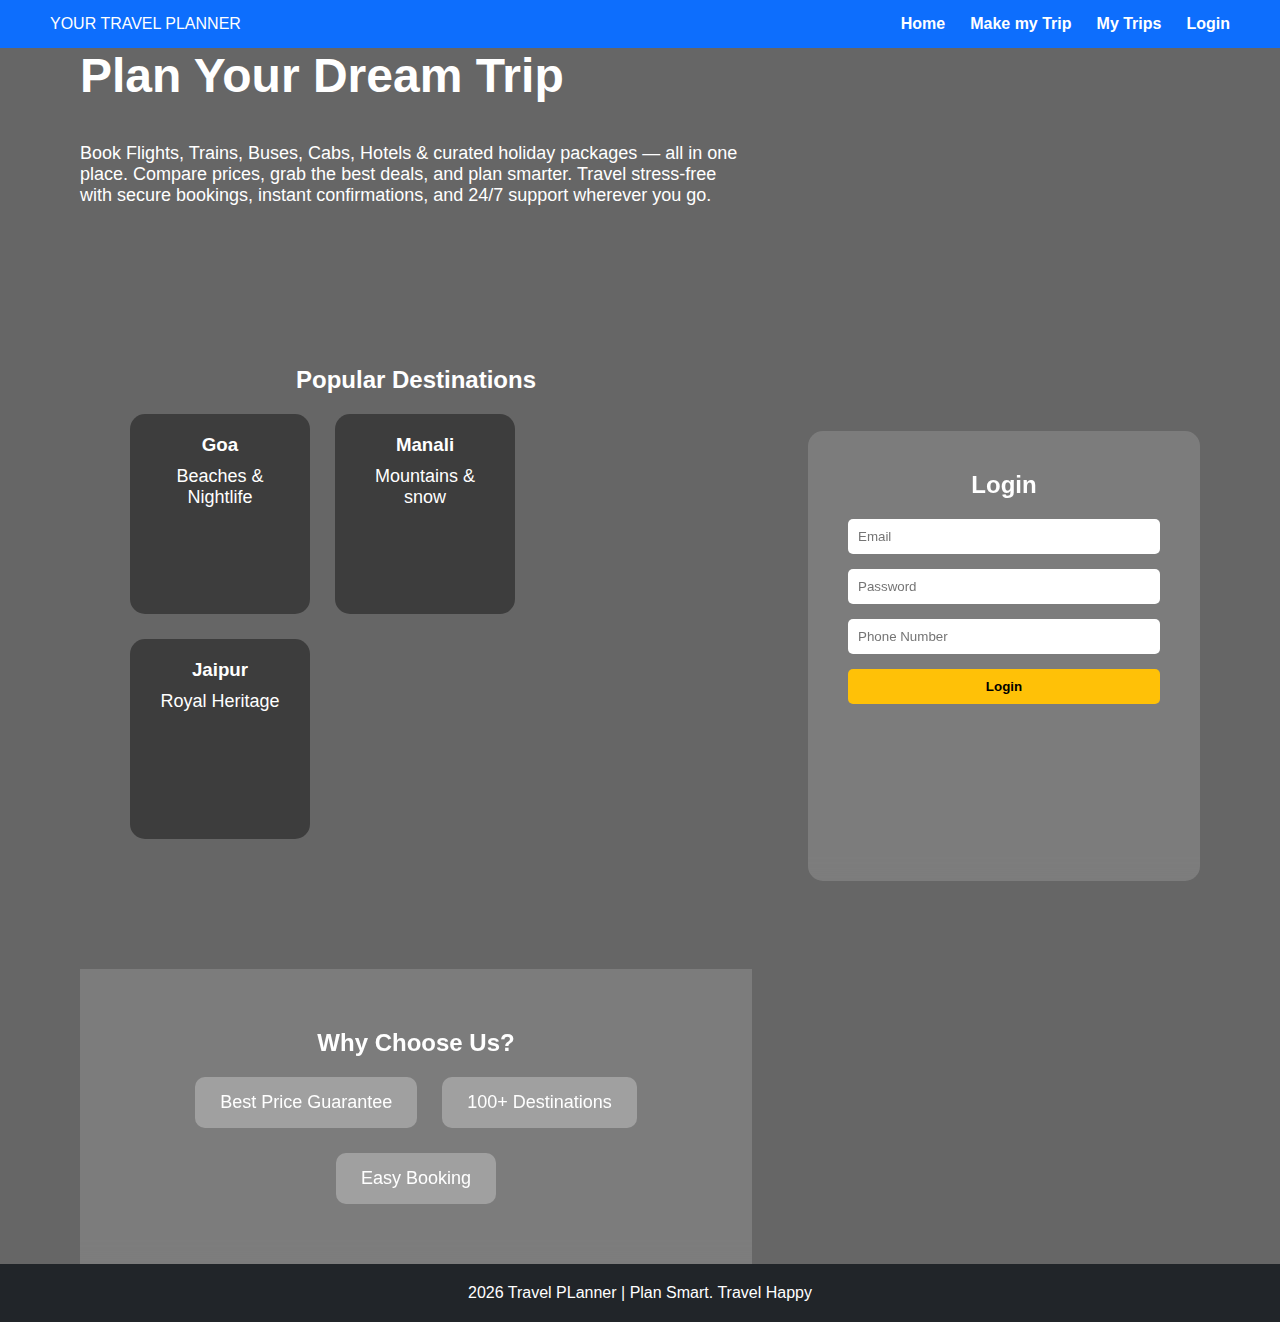
<file: index.html>
<!DOCTYPE html>
<html>
    <head>
        <title>✈ Travel Planner</title>
        <link rel = "stylesheet" href = "style.css">
    </head>
    <body>
        <nav>
            <div class = "logo">YOUR TRAVEL PLANNER</div>
            <ul>
                <li><a href="#">Home</a></li>
                <li><a href="#">Make my Trip</a></li>
                <li><a href="#">My Trips</a></li>
                <li><a href="#">Login</a></li>
            </ul>
        </nav>
        <section class="hero">
    <div class="hero-container">

        <!-- LEFT SIDE -->
        <div class="hero-left">
            <h1>Plan Your Dream Trip</h1>
            <p>Book Flights, Trains, Buses, Cabs, Hotels & curated holiday packages — all in one place.
Compare prices, grab the best deals, and plan smarter.
Travel stress-free with secure bookings, instant confirmations, and 24/7 support wherever you go.</p>

            <!-- ADD THESE HERE -->
            <div class="destinations">
                <h2>Popular Destinations</h2>

                <div class="cards">
                    <div class="card goa">
                        <h3>Goa</h3>
                        <p>Beaches & Nightlife</p>
                    </div>
                    <div class="card manali">
                        <h3>Manali</h3>
                        <p>Mountains & snow</p>
                    </div>
                    <div class="card jaipur">
                        <h3>Jaipur</h3>
                        <p>Royal Heritage</p>
                    </div>
                </div>
            </div>

            <div class="why-us">
                <h2>Why Choose Us?</h2>
                <div class="features">
                    <div>Best Price Guarantee</div>
                    <div>100+ Destinations</div>
                    <div>Easy Booking</div>
                </div>
            </div>

        </div>

        <!-- RIGHT SIDE -->
        <div class="hero-right">
            <div class="login-box">
                <h2>Login</h2>
                <input type="text" placeholder="Email">
                <input type="password" placeholder="Password">
                <input type="number" placeholder="Phone Number">
                <button>Login</button>
            </div>
        </div>

    </div>
</section>


        <footer>
            <p>2026 Travel PLanner | Plan Smart. Travel Happy</p>
        </footer>
    </body>
</html>
</file>
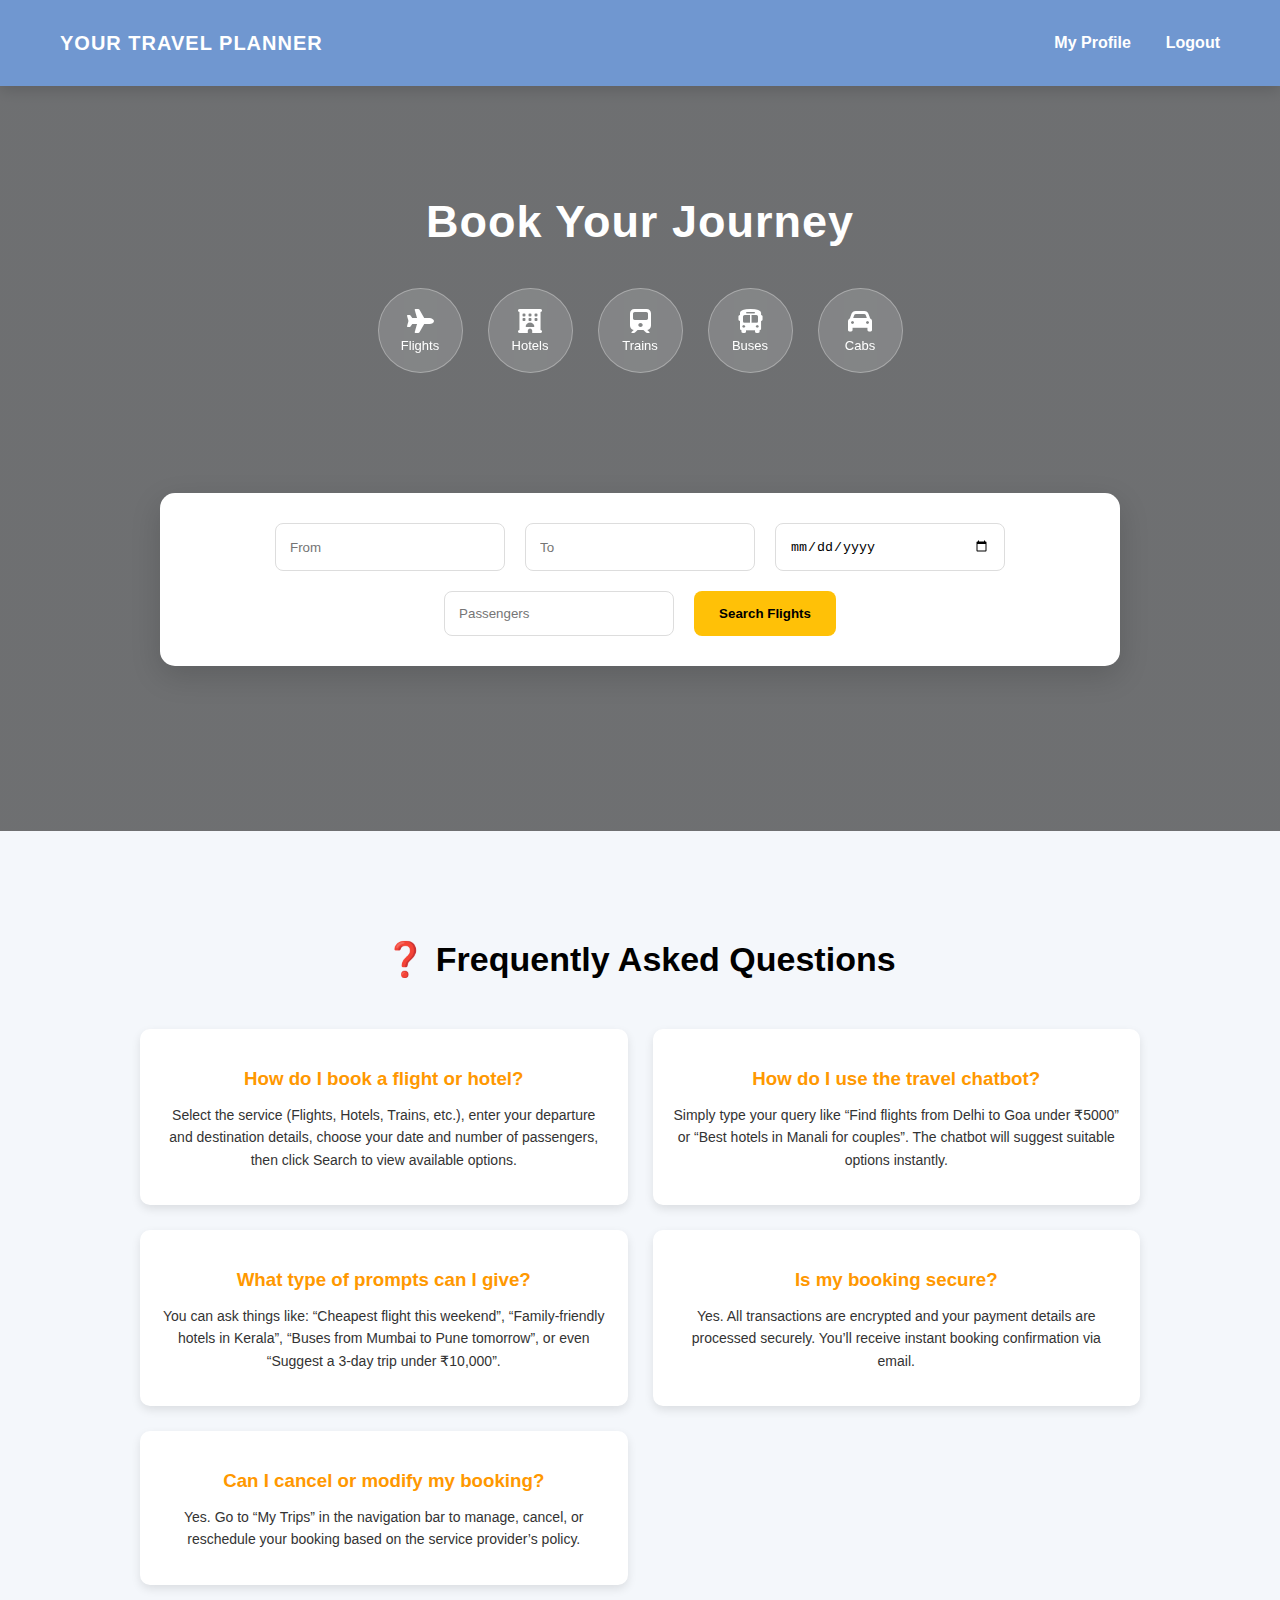
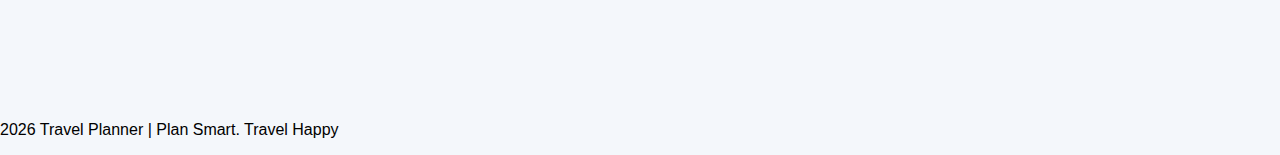
<file: booking.html>
<!DOCTYPE html>
<html>
<head>
    <title>Booking | Travel Planner</title>
    <link rel="stylesheet" href="booking.css">
    <link rel="stylesheet" href="https://cdnjs.cloudflare.com/ajax/libs/font-awesome/6.5.0/css/all.min.css">

</head>
<script>
function logout() {
    // Clear login session if stored
    localStorage.removeItem("loggedInUser");

    // Redirect to login page
    window.location.href = "index.html";
}
</script>



<body>

<nav>
    <div class="logo">YOUR TRAVEL PLANNER</div>
    <ul>
        <!-- <li><a href="index.html">Home</a></li> -->
        <li><a href="profile.html">My Profile</a></li>

        <li><a href="#" onclick="logout()">Logout</a></li>


    </ul>
</nav>

<section class="booking-hero">

    <h1>Book Your Journey</h1>

    <!-- Booking Tabs -->
     <!-- <button class="tab-btn" onclick="openBooking('flights')">Flights</button>
<button class="tab-btn" onclick="openBooking('hotels')">Hotels</button>
<button class="tab-btn" onclick="openBooking('trains')">Trains</button>
<button class="tab-btn" onclick="openBooking('buses')">Buses</button>
<button class="tab-btn" onclick="openBooking('cabs')">Cabs</button> -->

<script>
function openBooking(type) {
    localStorage.setItem("bookingType", type);
    window.location.href = "service.html";
}
</script>

    <div class="booking-tabs">

    <button class="tab-btn" onclick="changeServices('flights')" >
        <i class="fa-solid fa-plane"></i>
        <span>Flights</span>
    </button>

    <button class="tab-btn" onclick="changeServices('hotels')">
        <i class="fa-solid fa-hotel"></i>
        <span>Hotels</span>
    </button>

    <button class="tab-btn" onclick="changeSerices('trains')">
        <i class="fa-solid fa-train"></i>
        <span>Trains</span>
    </button>

    <button class="tab-btn" onclick="changeServices('buses')">
        <i class="fa-solid fa-bus"></i>
        <span>Buses</span>
    </button>

    <button class="tab-btn" onclick="changeServices('cabs')">
        <i class="fa-solid fa-car"></i>
        <span>Cabs</span>
    </button>
    </div>
    <div id=""synamicForm"></div>
    <div id="dynamicForm" class="booking-form"></div>

    <script>
function changeService(type) {

    const form = document.getElementById("dynamicForm");

    if(type === "flights") {
        form.innerHTML = `
            <input type="text" placeholder="From">
            <input type="text" placeholder="To">
            <input type="date">
            <input type="number" placeholder="Passengers" min="1">
            <button>Search Flights</button>
        `;
    }

    else if(type === "hotels") {
        form.innerHTML = `
            <input type="text" placeholder="City">
            <input type="date">
            <input type="date">
            <input type="number" placeholder="Guests" min="1">
            <button>Search Hotels</button>
        `;
    }

    else if(type === "trains") {
        form.innerHTML = `
            <input type="text" placeholder="From">
            <input type="text" placeholder="To">
            <input type="date">
            <button>Search Trains</button>
        `;
    }

    else if(type === "buses") {
        form.innerHTML = `
            <input type="text" placeholder="From">
            <input type="text" placeholder="To">
            <input type="date">
            <button>Search Buses</button>
        `;
    }

    else if(type === "cabs") {
        form.innerHTML = `
            <input type="text" placeholder="Pickup Location">
            <input type="text" placeholder="Drop Location">
            <input type="datetime-local">
            <button>Search Cabs</button>
        `;
    }
}

// Load flights by default
window.onload = function() {
    changeService('flights');
}
</script>



</section>

<section class="featured">
    <h2>❓ Frequently Asked Questions</h2>

    <div class="faq-container">

        <div class="faq-item">
            <h3>How do I book a flight or hotel?</h3>
            <p>
                Select the service (Flights, Hotels, Trains, etc.), enter your departure and destination details,
                choose your date and number of passengers, then click Search to view available options.
            </p>
        </div>

        <div class="faq-item">
            <h3>How do I use the travel chatbot?</h3>
            <p>
                Simply type your query like “Find flights from Delhi to Goa under ₹5000”
                or “Best hotels in Manali for couples”. The chatbot will suggest suitable options instantly.
            </p>
        </div>

        <div class="faq-item">
            <h3>What type of prompts can I give?</h3>
            <p>
                You can ask things like:
                “Cheapest flight this weekend”,
                “Family-friendly hotels in Kerala”,
                “Buses from Mumbai to Pune tomorrow”,
                or even “Suggest a 3-day trip under ₹10,000”.
            </p>
        </div>

        <div class="faq-item">
            <h3>Is my booking secure?</h3>
            <p>
                Yes. All transactions are encrypted and your payment details are processed securely.
                You’ll receive instant booking confirmation via email.
            </p>
        </div>

        <div class="faq-item">
            <h3>Can I cancel or modify my booking?</h3>
            <p>
                Yes. Go to “My Trips” in the navigation bar to manage, cancel,
                or reschedule your booking based on the service provider’s policy.
            </p>
        </div>

    </div>
</section>



<footer>
    <p>2026 Travel Planner | Plan Smart. Travel Happy</p>
</footer>

</body>
</html>
</file>
<file: style.css>
html {
    scroll-behavior: smooth;
}

body {
    animation: fadeIn 1s ease-in-out;
}

@keyframes fadeIn {
    from {
        opacity: 0;
        transform: translateY(10px);
    }
    to {
        opacity: 1;
        transform: translateY(0);
    }
}

*{
    margin: 0;
    padding: 0;
    box-sizing: border-box;
    font-family: Arial, sans-serif;
}
 nav{
    display: flex;
    justify-content: space-between;
    align-items: center;
    background: #0d6efd;
    padding: 15px 50px;
    color: white;
 }
 nav ul{
    list-style: none;
    display: flex;
    gap: 25px;
 }
 nav ul li a{
    color: white;
    text-decoration: none;
    font-weight: bold;
 }
 nav ul li a:hover{
    color: #ffc107
 }
.hero {
    background: linear-gradient(rgba(0,0,0,0.6), rgba(0,0,0,0.6)),
    url('https://images.unsplash.com/photo-1507525428034-b723cf961d3e');
    background-size: cover;
    background-position: center;
    min-height: 100vh;
    display: flex;
    align-items: center;
    color: white;
    padding: 0 80px;
}

.hero-container {
    display: flex;
    justify-content: space-between;
    align-items: center;
    width: 100%;
}

.hero-left {
    width: 60%;
    display: flex;
    flex-direction: column;
    gap: 20px;
}

.hero-left h1 {
    font-size: 48px;
    margin-bottom: 20px;
}

.hero-left p {
    margin-bottom: 30px;
    font-size: 18px;
}

.hero-right {
    width: 35%;
    display: flex;
    justify-content: center;
}


@keyframes slideDown {
    from {
        opacity: 0;
        transform: translateY(-30px);
    }
    to {
        opacity: 1;
        transform: translateY(0);
    }
}

@keyframes fadeText {
    from { opacity: 0; }
    to { opacity: 1; }
}

/* .search-box{
    display: flex;
    justify-content: center;
    gap: 10x;
}
.search-box {
    display: flex;
    justify-content: center;
    gap: 10px;
}

.search-box button {
    background: #ffc107;
    font-weight: bold;
    cursor: pointer;
    transition: all 0.3s ease; 
}*/


.destinations{
    padding: 60px 50px;
    text-align: center;
    margin-top: 20px;
}
.destinations h2,
.why-us h2 {
    color: white;
    margin-bottom: 20px;
}

.card {
    position: relative;
    width: 180px;
    height: 200px;
    border-radius: 15px;
    overflow: hidden;
    display: flex;
    flex-direction: column;
    justify-content: flex-start;
    padding: 20px;
    color: white;
    background-size: cover;
    background-position: center;
    transition: transform 0.4s ease;
    flex-wrap: nowrap;
}
.goa {
    background-image: url("https://static-blog.treebo.com/blog/wp-content/uploads/2018/06/Palolem-offers-a-great-nightlife-experience.jpg");
}

.manali {
    background-image: url("https://image3.mouthshut.com/images/Restaurant/Photo/-44272_8285.jpg");
}

.jaipur {
    background-image: url("https://miro.medium.com/v2/resize:fit:3200/1*idBbkSkH4nXVIhDbA5QBEw.jpeg");
}
.card::before {
    content: "";
    position: absolute;
    inset: 0;
    background: rgba(0,0,0,0.4);
}

.card h3,
.card p {
    position: relative;
    z-index: 2;
}
.card:hover {
    transform: scale(1.05);
}
.card:hover {
    background-size: 110%;
}


.card h3 {
    margin-bottom: 10px;
}

.card:hover {
    transform: translateY(-8px);
    background: rgba(255, 255, 255, 0.25);
}

.why-us {
    background: rgba(255, 255, 255, 0.15);
    padding: 60px 50px;
    text-align: center;
    backdrop-filter: blur(10px);
    color: white;
    margin-top: 20px;
}

.features {
    display: flex;
    justify-content: center;
    gap: 20px;
    margin-top: 15px;
    font-size: 18px;
}
.features div {
    background: rgba(255,255,255,0.15);
    padding: 15px 25px;
    border-radius: 10px;
    backdrop-filter: blur(8px);
    color: white;
    transition: 0.3s ease;
}

.features div:hover {
    background: rgba(255,255,255,0.25);
    transform: translateY(-5px);
}
.destinations,
.why-us {
    margin-top: 50px;
}

.cards,
.features {
    display: flex;
    gap: 25px;
    flex-wrap: wrap;
}


/* FOOTER */
footer {
    background: #212529;
    color: white;
    text-align: center;
    padding: 20px;
}
.login-box {
    background: rgba(255, 255, 255, 0.15);
    padding: 40px;
    border-radius: 15px;
    backdrop-filter: blur(10px);
    width: 100%;
    text-align: center;
    height: 50vh;
}

.login-box h2 {
    margin-bottom: 20px;
}

.login-box input {
    width: 100%;
    padding: 10px;
    margin-bottom: 15px;
    border-radius: 5px;
    border: none;
}

.login-box button {
    width: 100%;
    padding: 10px;
    background: #ffc107;
    border: none;
    border-radius: 5px;
    font-weight: bold;
    cursor: pointer;
    transition: 0.3s;
}

.login-box button:hover {
    background: #ffca2c;
    transform: scale(1.03);
}
</file>
<file: booking.css>
/* -------- BOOKING PAGE -------- */

body {
    margin: 0;
    font-family: 'Segoe UI', sans-serif;
    background: #f4f7fb;
}
/* -------- NAVBAR -------- */

nav {
    display: flex;
    justify-content: space-between;
    align-items: center;
    padding: 18px 60px;
    background: linear-gradient(135deg, #7097d0,#7097d0 );
    color: white;
    box-shadow: 0 4px 15px rgba(0, 0, 0, 0.15);
}

nav .logo {
    font-size: 20px;
    font-weight: 700;
    letter-spacing: 1px;
}

nav ul {
    list-style: none;
    display: flex;
    gap: 35px;
}

nav ul li a {
    text-decoration: none;
    color: white;
    font-weight: 600;
    transition: 0.3s ease;
    position: relative;
}

/* Hover underline animation */
nav ul li a::after {
    content: "";
    position: absolute;
    width: 0%;
    height: 2px;
    background: #ffc107;
    left: 0;
    bottom: -5px;
    transition: 0.3s ease;
}

nav ul li a:hover::after {
    width: 100%;
}

nav ul li a:hover {
    color: #ffc107;
}

/* -------- HERO SECTION -------- */

.booking-hero {
    min-height: 65vh;
    background: linear-gradient(rgba(0,0,0,0.55), rgba(0,0,0,0.55)),
    url('https://images.unsplash.com/photo-1502920917128-1aa500764cbd');
    background-size: cover;
    background-position: center;
    color: white;
    text-align: center;
    padding: 80px 20px;
    display: flex;
    flex-direction: column;
    justify-content: center;
}

.booking-hero h1 {
    font-size: 45px;
    margin-bottom: 40px;
    letter-spacing: 1px;
}

/* -------- ICON TABS -------- */

.booking-tabs {
    display: flex;
    justify-content: center;
    gap: 25px;
    flex-wrap: wrap;
    margin-bottom: 35px;
}

.tab-btn {
    background: rgba(255,255,255,0.15);
    backdrop-filter: blur(10px);
    border: 1px solid rgba(255,255,255,0.3);
    border-radius: 50%;
    width: 85px;
    height: 85px;
    cursor: pointer;
    display: flex;
    flex-direction: column;
    align-items: center;
    justify-content: center;
    gap: 5px;
    color: white;
    font-size: 13px;
    transition: 0.3s ease;
}

.tab-btn i {
    font-size: 24px;
}

.tab-btn:hover {
    background: #ffc107;
    color: black;
    transform: translateY(-8px);
    box-shadow: 0 10px 25px rgba(0,0,0,0.3);
}

/* -------- BOOKING FORM -------- */

.booking-form {
    background: white;
    padding: 30px;
    border-radius: 15px;
    width: 80%;
    max-width: 900px;
    margin: auto;
    display: flex;
    justify-content: center;
    gap: 20px;
    flex-wrap: wrap;
    box-shadow: 0 10px 30px rgba(0,0,0,0.15);
}

.booking-form input {
    padding: 14px;
    border-radius: 8px;
    border: 1px solid #ddd;
    width: 200px;
    transition: 0.3s ease;
}

.booking-form input:focus {
    border-color: #ffc107;
    outline: none;
    box-shadow: 0 0 8px rgba(255,193,7,0.4);
}

.booking-form button {
    padding: 14px 25px;
    background: #ffc107;
    border: none;
    border-radius: 8px;
    font-weight: bold;
    cursor: pointer;
    transition: 0.3s ease;
}

.booking-form button:hover {
    background: #ffb300;
    transform: scale(1.05);
}

/* -------- FEATURED SECTION -------- */

.featured {
    padding: 70px 20px;
    text-align: center;
}

.featured h2 {
    font-size: 32px;
    margin-bottom: 40px;
}

.deal-cards {
    display: flex;
    justify-content: center;
    gap: 30px;
    flex-wrap: wrap;
}

.deal-card {
    background: white;
    color: black;
    padding: 25px;
    border-radius: 15px;
    width: 260px;
    box-shadow: 0 8px 20px rgba(0,0,0,0.1);
    transition: 0.3s ease;
}

.deal-card h3 {
    margin-bottom: 10px;
}

.deal-card p {
    color: gray;
    font-size: 14px;
}

.deal-card:hover {
    transform: translateY(-10px);
    box-shadow: 0 15px 30px rgba(0,0,0,0.2);
}

/* -------- RESPONSIVE -------- */

@media (max-width: 768px) {
    .booking-form {
        width: 95%;
    }

    .booking-form input {
        width: 100%;
    }

    .tab-btn {
        width: 75px;
        height: 75px;
    }
}
/* -------- FEATURED SECTION -------- */

.featured {
    padding: 80px 20px;
    text-align: center;
    background: #f4f7fb;
}

.featured h2 {
    font-size: 34px;
    margin-bottom: 50px;
    font-weight: 700;
}

.deal-cards {
    display: flex;
    justify-content: center;
    gap: 30px;
    flex-wrap: wrap;
}

/* Card Base Style */

.deal-card {
    position: relative;
    width: 300px;
    height: 220px;
    border-radius: 18px;
    overflow: hidden;
    cursor: pointer;
    background-size: cover;
    background-position: center;
    transition: 0.4s ease;
    box-shadow: 0 10px 25px rgba(0,0,0,0.15);
}

/* Overlay */
.deal-card::before {
    content: "";
    position: absolute;
    inset: 0;
    background: linear-gradient(to top, rgba(0,0,0,0.75), rgba(0,0,0,0.2));
}

/* Text Content */

.deal-info {
    position: absolute;
    bottom: 20px;
    left: 20px;
    color: white;
    z-index: 2;
}

.deal-info h3 {
    margin-bottom: 5px;
    font-size: 20px;
}

.deal-info p {
    font-weight: bold;
    color: #ffc107;
    font-size: 16px;
}

/* Hover Effect */

.deal-card:hover {
    transform: translateY(-12px) scale(1.03);
    box-shadow: 0 20px 40px rgba(0,0,0,0.3);
}

/* -------- Background Images -------- */

.goa-deal {
    background-image: url('https://images.unsplash.com/photo-1587922546307-776227941871');
}

.manali-deal {
    background-image: url('https://images.unsplash.com/photo-1626621341517-bbf3d9990a23');
}

.kerala-deal {
    background-image: url('https://explorehorizons.com/wp-content/uploads/revslider/kerala-backwaters-.jpg');
}

/* -------- Responsive -------- */

@media (max-width: 768px) {
    .deal-card {
        width: 90%;
    }
}
.faq-container {
    max-width: 1000px;
    margin: 40px auto;
    display: grid;
    grid-template-columns: repeat(2, 1fr);  /* 2 cards per row */
    gap: 25px;
}


/* .faq-item {
    background: white;
    padding: 20px;
    margin-bottom: 20px;
    border-radius: 10px;
    box-shadow: 0 4px 10px rgba(0,0,0,0.1);
    transition: 0.3s;
}

.faq-item:hover {
    transform: translateY(-5px);
}

.faq-item h3 {
    margin-bottom: 10px;
    color: #ff9800;
}

.faq-item p {
    font-size: 14px;
    line-height: 1.6;
    color: #333;
} */

.faq-item {
    background: white;
    padding: 20px;
    border-radius: 10px;
    box-shadow: 0 4px 10px rgba(0,0,0,0.1);
    transition: 0.3s;
}

.faq-item:hover {
    transform: translateY(-5px);
}

.faq-item h3 {
    margin-bottom: 10px;
    color: #ff9800;
}

.faq-item p {
    font-size: 14px;
    line-height: 1.6;
    color: #333;
}
@media (max-width: 768px) {
    .faq-container {
        grid-template-columns: 1fr;
    }
}
</file>
